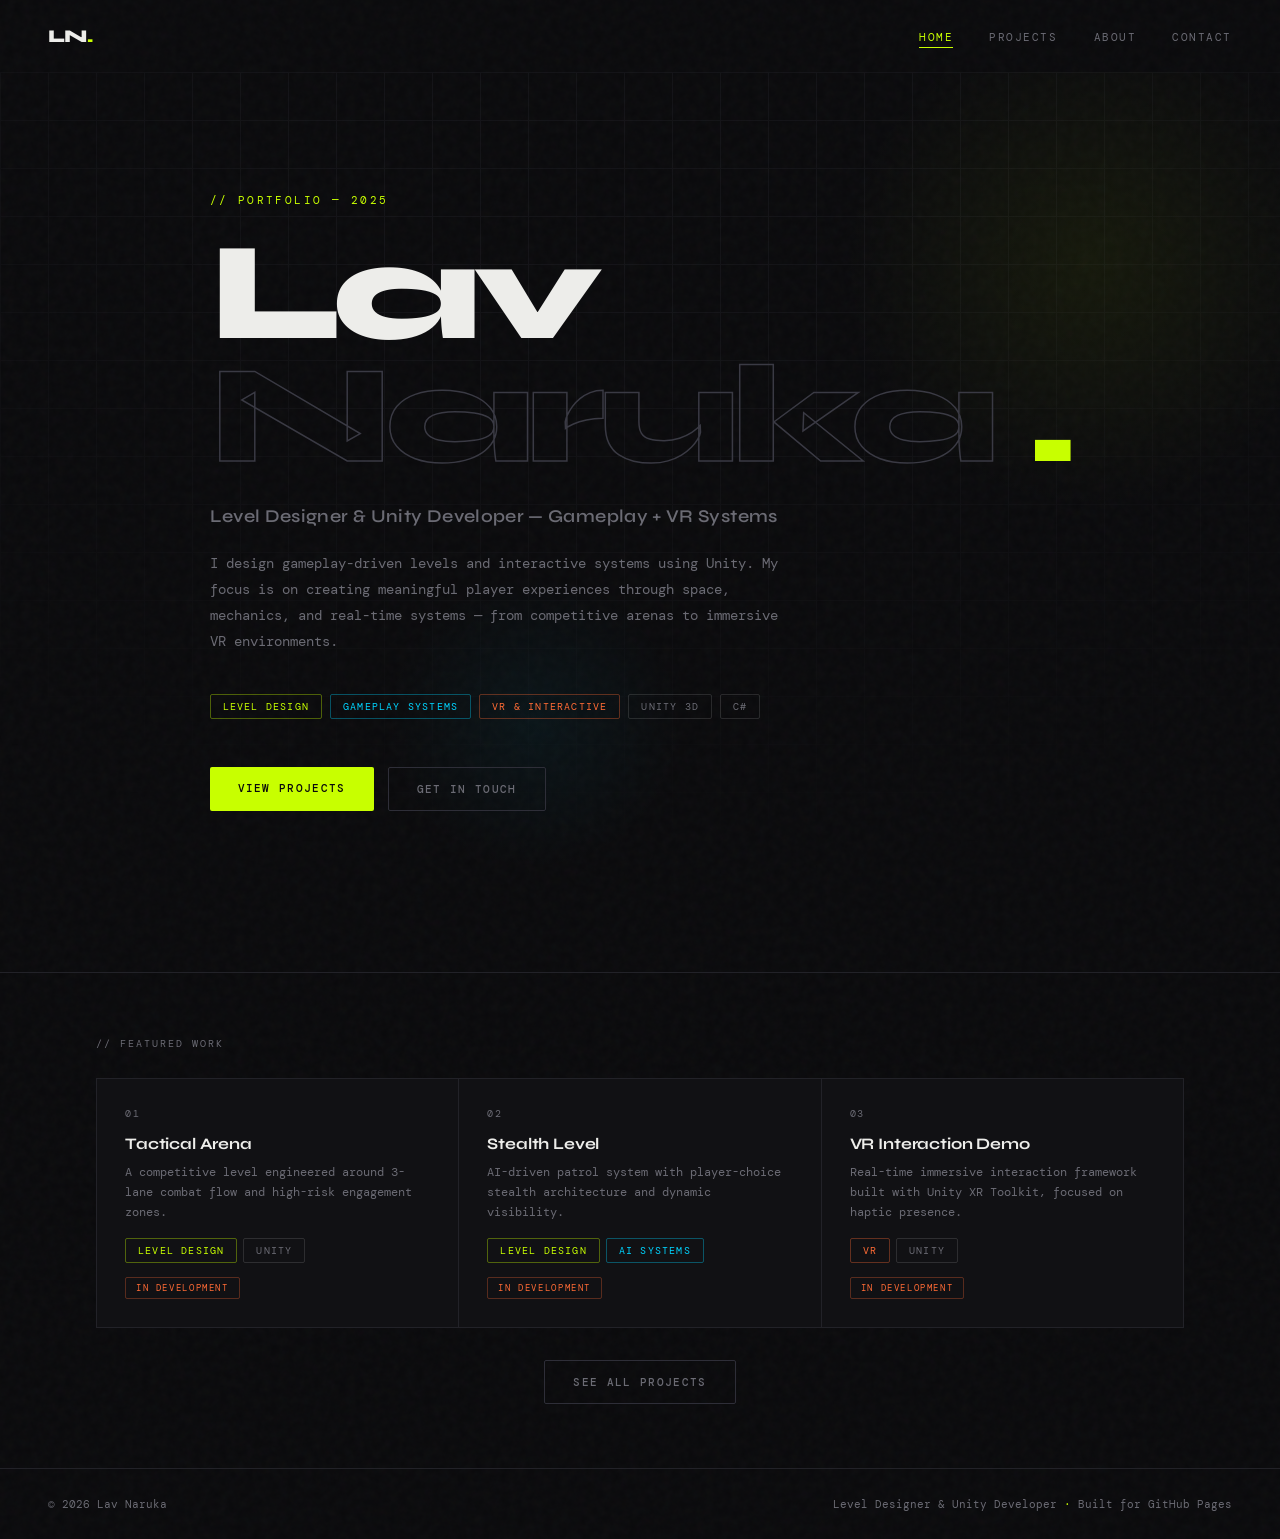
<file: index.html>
<!DOCTYPE html>
<html lang="en">
<head>
  <!-- ============================================================
    index.html — HOME PAGE
    Lav Naruka Portfolio
    ============================================================ -->
  <meta charset="UTF-8" />
  <meta name="viewport" content="width=device-width, initial-scale=1.0" />

  <!-- SEO Meta Tags — update these before going live -->
  <title>Lav Naruka — Level Designer & Unity Developer</title>
  <meta name="description"
        content="Portfolio of Lav Naruka — Level Designer & Unity Developer specialising in Gameplay Systems and VR/Interactive Experiences." />
  <meta name="author" content="Lav Naruka" />

  <!-- Open Graph (for link previews on LinkedIn, Discord, etc.) -->
  <meta property="og:title"       content="Lav Naruka — Level Designer & Unity Developer" />
  <meta property="og:description" content="Game dev portfolio — Level Design, Gameplay Systems, VR." />
  <meta property="og:type"        content="website" />
  <!-- og:url and og:image → add once the site is live -->

  <!-- Fonts — loaded from Google Fonts CDN -->
  <link rel="preconnect" href="https://fonts.googleapis.com" />
  <link rel="preconnect" href="https://fonts.gstatic.com" crossorigin />
  <link href="https://fonts.googleapis.com/css2?family=Syne:wght@400;600;700;800&family=DM+Mono:ital,wght@0,300;0,400;0,500;1,300&display=swap"
        rel="stylesheet" />

  <!-- Main Stylesheet -->
  <link rel="stylesheet" href="css/styles.css" />
</head>
<body>

  <!-- ── NAVIGATION ──────────────────────────────────────────── -->
  <!--
    This nav block is IDENTICAL across all pages.
    If you add a new page, copy-paste this nav and update the links.
  -->
  <header class="navbar" role="banner">
    <!-- Logo / Brand -->
    <a href="index.html" class="nav-logo" aria-label="Lav Naruka Home">
      LN<span class="dot">.</span>
    </a>

    <!-- Desktop nav links -->
    <nav aria-label="Main navigation">
      <ul class="nav-links">
        <li><a href="index.html">Home</a></li>
        <li><a href="projects.html">Projects</a></li>
        <li><a href="about.html">About</a></li>
        <li><a href="contact.html">Contact</a></li>
      </ul>
    </nav>

    <!-- Hamburger toggle — visible on mobile -->
    <button class="nav-toggle" aria-label="Toggle navigation" aria-expanded="false">
      <span></span>
      <span></span>
      <span></span>
    </button>
  </header>
  <!-- ── END NAVIGATION ────────────────────────────────────────── -->


  <!-- ── MAIN CONTENT ────────────────────────────────────────── -->
  <main class="page-wrapper">

    <!-- ── HERO SECTION ────────────────────────────────────── -->
    <section class="hero grid-bg" aria-label="Hero introduction">

      <!-- Decorative glow blobs (CSS handles their look) -->
      <div class="hero-glow-1" aria-hidden="true"></div>
      <div class="hero-glow-2" aria-hidden="true"></div>

      <div class="container">
        <!-- Eyebrow label above the name -->
        <p class="hero-eyebrow">// Portfolio — 2025</p>

        <!-- YOUR NAME — big, full display treatment -->
        <h1 class="hero-name">
          Lav<br>
          <!-- 'outline' = hollow stroke text — visual contrast trick -->
          <span class="outline">Naruka</span>
          <!-- The accent dot at the end — a design signature -->
          <span class="accent">.</span>
        </h1>

        <!-- Title / Role -->
        <p class="hero-title">
          Level Designer &amp; Unity Developer — Gameplay + VR Systems
        </p>

        <!-- Short bio / value proposition -->
        <p class="hero-desc">
          I design gameplay-driven levels and interactive systems using Unity.
          My focus is on creating meaningful player experiences through space,
          mechanics, and real-time systems — from competitive arenas to
          immersive VR environments.
        </p>

        <!-- Focus Area Tags -->
        <div class="hero-tags">
          <span class="tag tag-ld">Level Design</span>
          <span class="tag tag-sys">Gameplay Systems</span>
          <span class="tag tag-vr">VR &amp; Interactive</span>
          <span class="tag tag-unity">Unity 3D</span>
          <span class="tag tag-unity">C#</span>
        </div>

        <!-- Call-to-Action Buttons -->
        <div class="hero-cta">
          <a href="projects.html" class="btn btn-primary">View Projects</a>
          <a href="contact.html"  class="btn btn-outline">Get In Touch</a>
        </div>
      </div>
    </section>
    <!-- ── END HERO ─────────────────────────────────────────── -->


    <!-- ── FEATURED WORK SECTION ────────────────────────────── -->
    <!--
      This section shows 3 project cards as a preview.
      When your real projects are ready:
        1. Update the titles and descriptions
        2. Change the .badge from 'badge-wip' to 'badge-live'
        3. Link the card to the real project detail page or itch.io
    -->
    <section class="featured-section fade-up" aria-label="Featured projects">
      <div class="container">
        <p class="featured-label">// Featured Work</p>

        <div class="featured-grid">

          <!-- FEATURED CARD 1 — Tactical Arena -->
          <div class="featured-card">
            <p class="featured-num">01</p>
            <h3 class="featured-title">Tactical Arena</h3>
            <p class="featured-sub">
              A competitive level engineered around 3-lane combat flow and
              high-risk engagement zones.
            </p>
            <!-- Tag row -->
            <div style="display:flex; gap:6px; flex-wrap:wrap; margin-top:14px;">
              <span class="tag tag-ld">Level Design</span>
              <span class="tag tag-unity">Unity</span>
            </div>
            <span class="badge badge-wip" style="margin-top:14px;">In Development</span>
          </div>

          <!-- FEATURED CARD 2 — Stealth Level -->
          <div class="featured-card">
            <p class="featured-num">02</p>
            <h3 class="featured-title">Stealth Level</h3>
            <p class="featured-sub">
              AI-driven patrol system with player-choice stealth architecture
              and dynamic visibility.
            </p>
            <div style="display:flex; gap:6px; flex-wrap:wrap; margin-top:14px;">
              <span class="tag tag-ld">Level Design</span>
              <span class="tag tag-sys">AI Systems</span>
            </div>
            <span class="badge badge-wip" style="margin-top:14px;">In Development</span>
          </div>

          <!-- FEATURED CARD 3 — VR Demo -->
          <div class="featured-card">
            <p class="featured-num">03</p>
            <h3 class="featured-title">VR Interaction Demo</h3>
            <p class="featured-sub">
              Real-time immersive interaction framework built with Unity
              XR Toolkit, focused on haptic presence.
            </p>
            <div style="display:flex; gap:6px; flex-wrap:wrap; margin-top:14px;">
              <span class="tag tag-vr">VR</span>
              <span class="tag tag-unity">Unity</span>
            </div>
            <span class="badge badge-wip" style="margin-top:14px;">In Development</span>
          </div>

        </div><!-- end .featured-grid -->

        <!-- Link to full projects page -->
        <div style="margin-top:32px; text-align:center;">
          <a href="projects.html" class="btn btn-outline">
            See All Projects
          </a>
        </div>

      </div>
    </section>
    <!-- ── END FEATURED WORK ─────────────────────────────────── -->

  </main>
  <!-- ── END MAIN CONTENT ─────────────────────────────────────── -->


  <!-- ── FOOTER ────────────────────────────────────────────── -->
  <footer class="footer" role="contentinfo">
    <span class="footer-left">
      &copy; <span id="footer-year"></span> Lav Naruka
    </span>
    <span class="footer-right">
      Level Designer &amp; Unity Developer <span>·</span> Built for GitHub Pages
    </span>
  </footer>
  <!-- ── END FOOTER ─────────────────────────────────────────── -->


  <!-- ── SCRIPTS ────────────────────────────────────────────── -->
  <!-- Always load JS at the end of body for best performance -->
  <script src="js/script.js"></script>

</body>
</html>
</file>
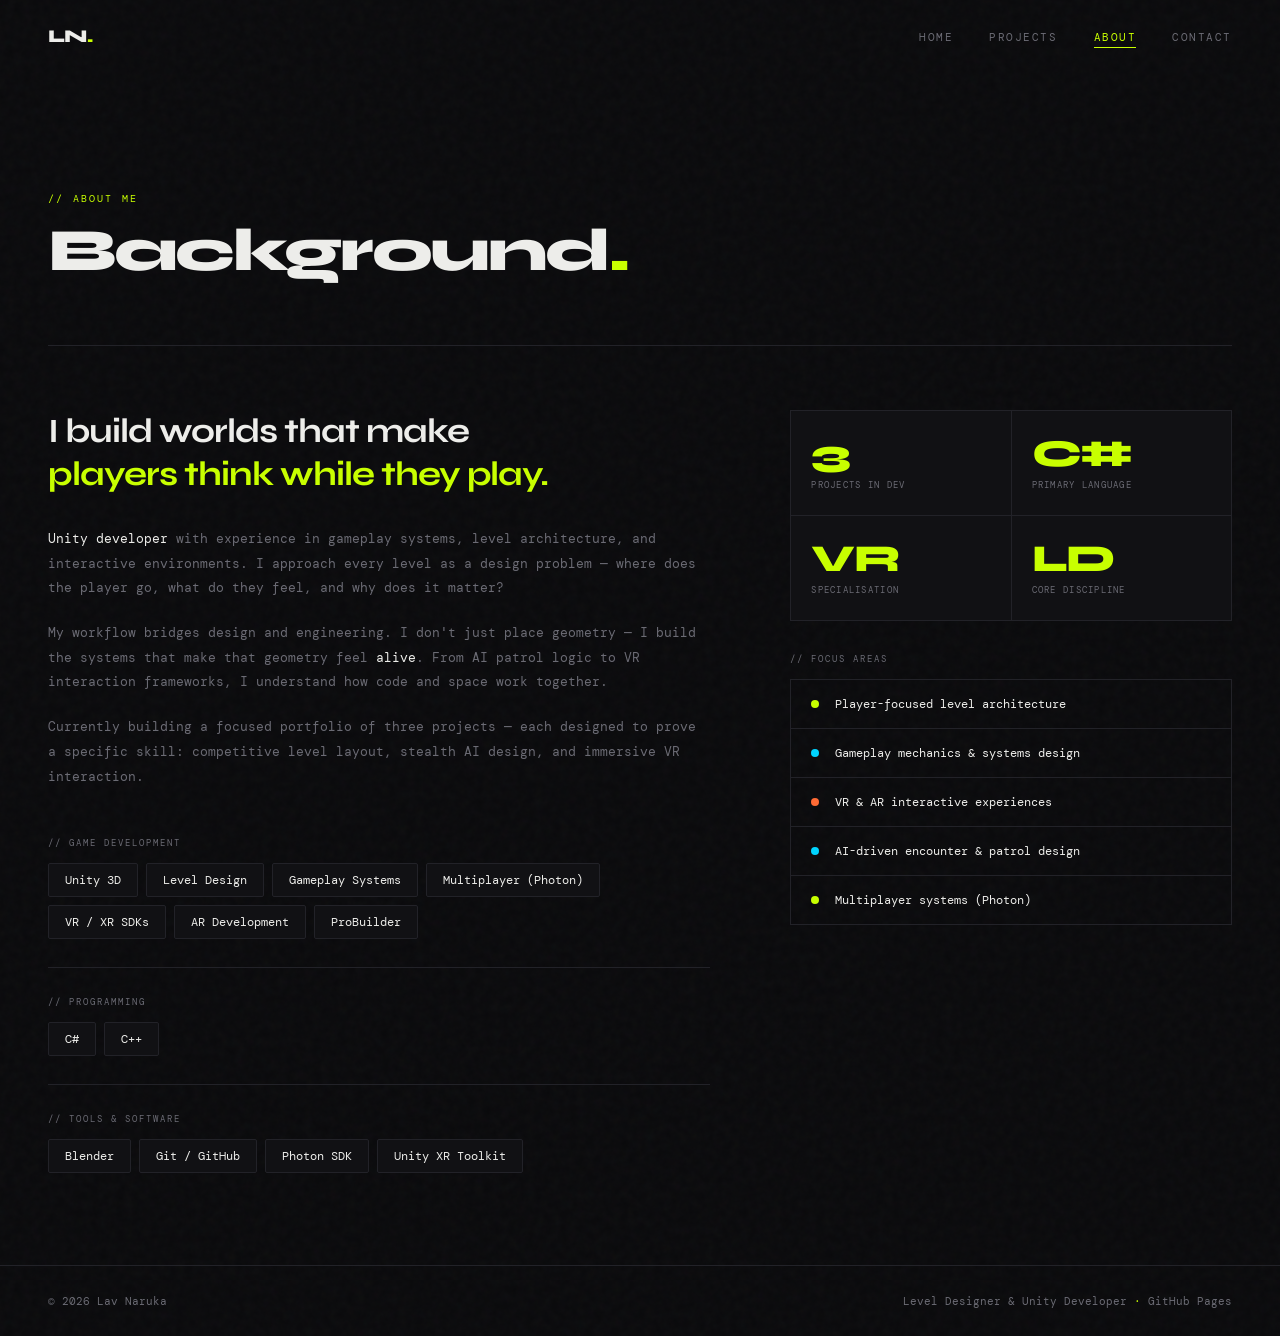
<file: about.html>
<!DOCTYPE html>
<html lang="en">
<head>
  <!-- ============================================================
    about.html — ABOUT PAGE
    Lav Naruka Portfolio
    ============================================================ -->
  <meta charset="UTF-8" />
  <meta name="viewport" content="width=device-width, initial-scale=1.0" />
  <title>About — Lav Naruka</title>
  <meta name="description"
        content="About Lav Naruka — Unity developer and level designer focused on gameplay systems and VR experiences." />

  <link rel="preconnect" href="https://fonts.googleapis.com" />
  <link rel="preconnect" href="https://fonts.gstatic.com" crossorigin />
  <link href="https://fonts.googleapis.com/css2?family=Syne:wght@400;600;700;800&family=DM+Mono:ital,wght@0,300;0,400;0,500;1,300&display=swap"
        rel="stylesheet" />
  <link rel="stylesheet" href="css/styles.css" />
</head>
<body>

  <!-- ── NAVIGATION ──────────────────────────────────────────── -->
  <header class="navbar" role="banner">
    <a href="index.html" class="nav-logo">LN<span class="dot">.</span></a>
    <nav aria-label="Main navigation">
      <ul class="nav-links">
        <li><a href="index.html">Home</a></li>
        <li><a href="projects.html">Projects</a></li>
        <li><a href="about.html">About</a></li>
        <li><a href="contact.html">Contact</a></li>
      </ul>
    </nav>
    <button class="nav-toggle" aria-label="Toggle navigation">
      <span></span><span></span><span></span>
    </button>
  </header>

  <main class="page-wrapper">
    <div class="about-page">

      <!-- ── PAGE HEADER ─────────────────────────────────── -->
      <p class="eyebrow">// About Me</p>
      <h1 class="section-title">Background<span>.</span></h1>

      <div class="divider"></div>

      <!-- ── MAIN TWO-COLUMN LAYOUT ─────────────────────── -->
      <div class="about-layout">

        <!-- LEFT COLUMN — bio + skills -->
        <div class="about-left">

          <!-- Designer-voice headline -->
          <p class="about-big-quote fade-up">
            I build worlds that make<br>
            <em>players think while they play.</em>
          </p>

          <!--
            BIO PARAGRAPHS
            ───────────────
            Write in first person. Focus on:
            - What you specialise in
            - How you approach design problems
            - Where you're headed

            Avoid: listing tools here (that's what the skills section is for)
            Do:    talk about your design philosophy and thinking process
          -->
          <p class="about-text fade-up" style="transition-delay:0.05s">
            <strong>Unity developer</strong> with experience in gameplay systems,
            level architecture, and interactive environments. I approach every
            level as a design problem — where does the player go, what do they
            feel, and why does it matter?
          </p>

          <p class="about-text fade-up" style="transition-delay:0.1s">
            My workflow bridges design and engineering. I don't just place geometry —
            I build the systems that make that geometry feel <strong>alive</strong>.
            From AI patrol logic to VR interaction frameworks, I understand how
            code and space work together.
          </p>

          <p class="about-text fade-up" style="transition-delay:0.15s">
            Currently building a focused portfolio of three projects — each designed
            to prove a specific skill: competitive level layout, stealth AI design,
            and immersive VR interaction.
          </p>

          <!-- ── SKILLS ─────────────────────────────────── -->
          <!--
            HOW TO UPDATE SKILLS:
            Simply add or remove a <span class="skill-chip"> element.
            Group them under the correct .skills-group label.
          -->
          <div class="skills-block fade-up" style="transition-delay:0.2s">

            <div class="skills-group">
              <p class="skills-group-label">// Game Development</p>
              <div class="skills-list">
                <span class="skill-chip">Unity 3D</span>
                <span class="skill-chip">Level Design</span>
                <span class="skill-chip">Gameplay Systems</span>
                <span class="skill-chip">Multiplayer (Photon)</span>
                <span class="skill-chip">VR / XR SDKs</span>
                <span class="skill-chip">AR Development</span>
                <span class="skill-chip">ProBuilder</span>
              </div>
            </div>

            <div class="skills-group">
              <p class="skills-group-label">// Programming</p>
              <div class="skills-list">
                <span class="skill-chip">C#</span>
                <span class="skill-chip">C++</span>
              </div>
            </div>

            <div class="skills-group">
              <p class="skills-group-label">// Tools &amp; Software</p>
              <div class="skills-list">
                <span class="skill-chip">Blender</span>
                <span class="skill-chip">Git / GitHub</span>
                <span class="skill-chip">Photon SDK</span>
                <span class="skill-chip">Unity XR Toolkit</span>
              </div>
            </div>

          </div><!-- end .skills-block -->

        </div><!-- end .about-left -->


        <!-- RIGHT COLUMN — stats + focus areas -->
        <div class="about-sidebar fade-up" style="transition-delay:0.1s">

          <!--
            STAT GRID
            ──────────
            Update these numbers as your portfolio grows.
            e.g. projects shipped, years of study, etc.
          -->
          <div class="stat-grid">
            <div class="stat-cell">
              <div class="stat-number">3</div>
              <div class="stat-label">Projects in Dev</div>
            </div>
            <div class="stat-cell">
              <div class="stat-number">C#</div>
              <div class="stat-label">Primary Language</div>
            </div>
            <div class="stat-cell">
              <div class="stat-number">VR</div>
              <div class="stat-label">Specialisation</div>
            </div>
            <div class="stat-cell">
              <div class="stat-number">LD</div>
              <div class="stat-label">Core Discipline</div>
            </div>
          </div>

          <!-- Focus Areas List -->
          <p class="skills-group-label" style="margin-bottom:14px;">// Focus Areas</p>
          <div class="focus-list">
            <div class="focus-item">
              <span class="focus-dot dot-green" aria-hidden="true"></span>
              <span>Player-focused level architecture</span>
            </div>
            <div class="focus-item">
              <span class="focus-dot dot-blue" aria-hidden="true"></span>
              <span>Gameplay mechanics &amp; systems design</span>
            </div>
            <div class="focus-item">
              <span class="focus-dot dot-orange" aria-hidden="true"></span>
              <span>VR &amp; AR interactive experiences</span>
            </div>
            <div class="focus-item">
              <span class="focus-dot dot-blue" aria-hidden="true"></span>
              <span>AI-driven encounter &amp; patrol design</span>
            </div>
            <div class="focus-item">
              <span class="focus-dot dot-green" aria-hidden="true"></span>
              <span>Multiplayer systems (Photon)</span>
            </div>
          </div>

          <!--
            PROFILE PHOTO
            ──────────────
            When you have a photo:
            1. Place it in:  assets/images/profile.jpg
            2. Uncomment the block below and delete this comment.

            <div style="margin-top:28px; border:1px solid var(--border); overflow:hidden;">
              <img src="assets/images/profile.jpg"
                   alt="Lav Naruka"
                   style="width:100%; display:block; filter:grayscale(20%);" />
            </div>
          -->

          <!-- Resume / CV Download -->
          <!--
            When your resume is ready:
            1. Place PDF in: assets/Lav-Naruka-Resume.pdf
            2. Uncomment the block below.

            <div style="margin-top:28px;">
              <a href="assets/Lav-Naruka-Resume.pdf"
                 class="btn btn-outline"
                 download
                 style="display:block; text-align:center;">
                Download Resume ↓
              </a>
            </div>
          -->

        </div><!-- end .about-sidebar -->

      </div><!-- end .about-layout -->

    </div><!-- end .about-page -->
  </main>

  <footer class="footer">
    <span class="footer-left">&copy; <span id="footer-year"></span> Lav Naruka</span>
    <span class="footer-right">Level Designer &amp; Unity Developer <span>·</span> GitHub Pages</span>
  </footer>

  <script src="js/script.js"></script>
</body>
</html>
</file>
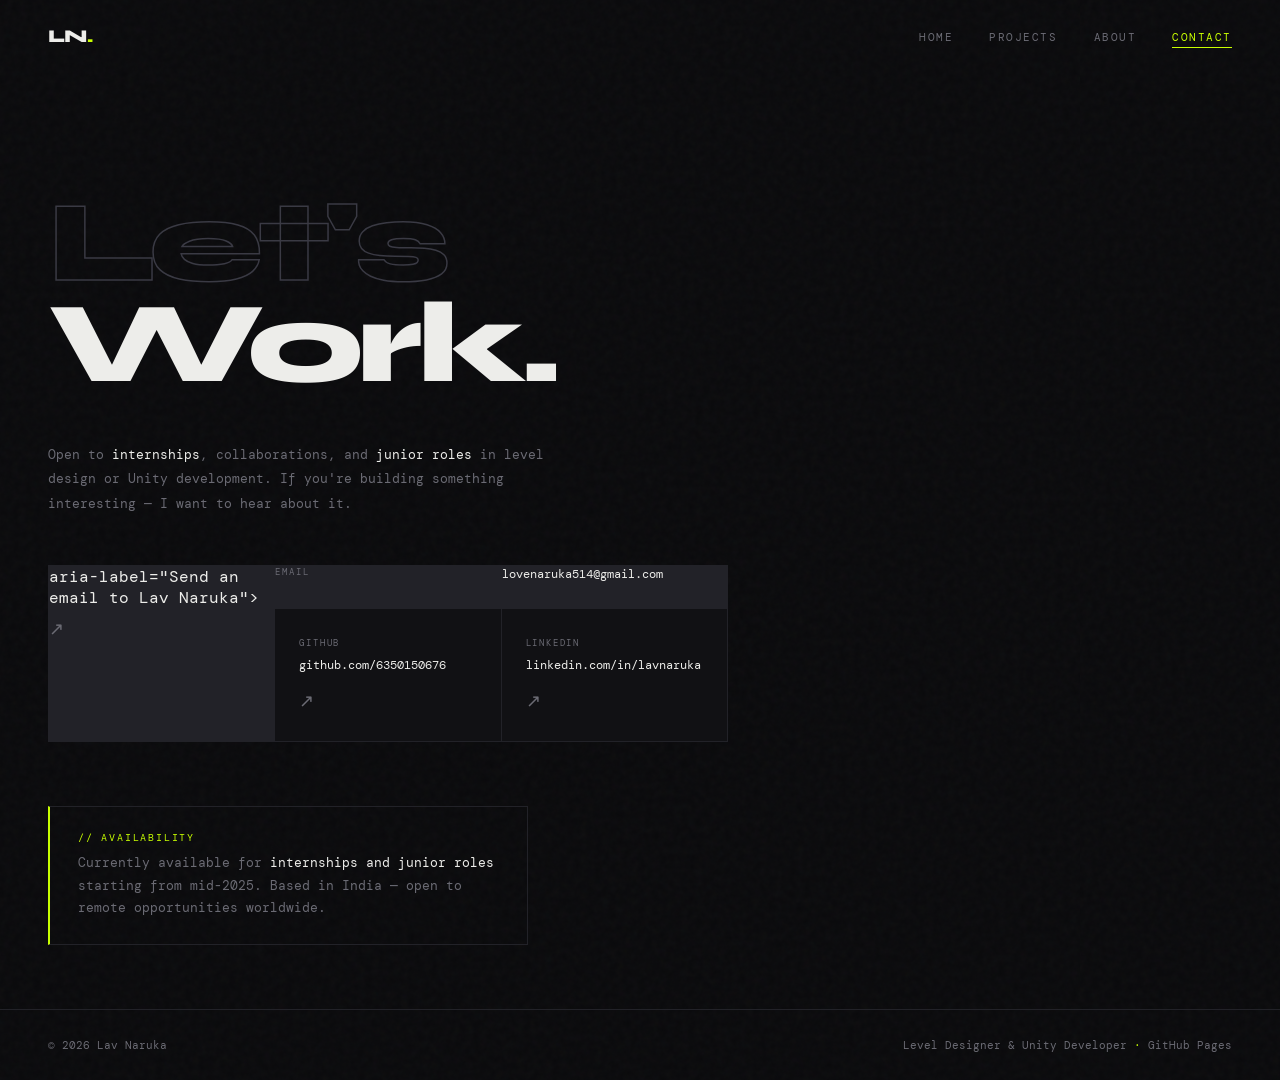
<file: contact.html>
<!DOCTYPE html>
<html lang="en">
<head>
  <!-- ============================================================
    contact.html — CONTACT PAGE
    Lav Naruka Portfolio
    ============================================================ -->
  <meta charset="UTF-8" />
  <meta name="viewport" content="width=device-width, initial-scale=1.0" />
  <title>Contact — Lav Naruka</title>
  <meta name="description"
        content="Get in touch with Lav Naruka — open to internships, collaborations, and junior roles in level design and Unity development." />

  <link rel="preconnect" href="https://fonts.googleapis.com" />
  <link rel="preconnect" href="https://fonts.gstatic.com" crossorigin />
  <link href="https://fonts.googleapis.com/css2?family=Syne:wght@400;600;700;800&family=DM+Mono:ital,wght@0,300;0,400;0,500;1,300&display=swap"
        rel="stylesheet" />
  <link rel="stylesheet" href="css/styles.css" />
</head>
<body>

  <!-- ── NAVIGATION ──────────────────────────────────────────── -->
  <header class="navbar" role="banner">
    <a href="index.html" class="nav-logo">LN<span class="dot">.</span></a>
    <nav aria-label="Main navigation">
      <ul class="nav-links">
        <li><a href="index.html">Home</a></li>
        <li><a href="projects.html">Projects</a></li>
        <li><a href="about.html">About</a></li>
        <li><a href="contact.html">Contact</a></li>
      </ul>
    </nav>
    <button class="nav-toggle" aria-label="Toggle navigation">
      <span></span><span></span><span></span>
    </button>
  </header>

  <main class="page-wrapper">
    <div class="contact-page">

      <!-- ── BIG TYPOGRAPHIC HEADING ──────────────────────── -->
      <!--
        This is a typographic design element — two lines,
        one in outline style, one solid.
        It creates visual impact without an image.
      -->
      <h1 class="contact-hero-text fade-up">
        Let's<br>
        <span class="solid">Work.</span>
      </h1>

      <!-- ── INTRO TEXT ──────────────────────────────────── -->
      <p class="contact-intro fade-up" style="transition-delay:0.1s">
        Open to <strong>internships</strong>, collaborations, and
        <strong>junior roles</strong> in level design or Unity development.
        If you're building something interesting — I want to hear about it.
      </p>

      <!-- ── CONTACT CARDS ───────────────────────────────── -->
      <!--
        UPDATE THESE BEFORE GOING LIVE:
        1. Email: Replace "your@email.com" with your real email
        2. GitHub: Replace the URL with your real GitHub profile
        3. LinkedIn: Replace the URL with your real LinkedIn URL

        Each card opens in a new tab (target="_blank").
        The email card uses mailto: to open the user's email app.
      -->
      <div class="contact-grid fade-up" style="transition-delay:0.2s">

        <!-- EMAIL -->


           aria-label="Send an email to Lav Naruka">
          <span class="contact-card-label">Email</span>
          <span class="contact-card-value">lovenaruka514@gmail.com</span>
          <span class="contact-card-arrow" aria-hidden="true">↗</span>
        </a>

        <!-- GITHUB -->
        <a href="https://github.com/6350150676"
           class="contact-card c-github"
           target="_blank"
           rel="noopener noreferrer"
           aria-label="Visit Lav Naruka's GitHub profile">
          <span class="contact-card-label">GitHub</span>
          <!-- UPDATE: replace with your real GitHub username -->
          <span class="contact-card-value">github.com/6350150676</span>
          <span class="contact-card-arrow" aria-hidden="true">↗</span>
        </a>

        <!-- LINKEDIN -->
        <a href="https://linkedin.com/in/lavnaruka"
           class="contact-card c-linkedin"
           target="_blank"
           rel="noopener noreferrer"
           aria-label="Visit Lav Naruka's LinkedIn profile">
          <span class="contact-card-label">LinkedIn</span>
          <!-- UPDATE: replace with your real LinkedIn profile URL -->
          <span class="contact-card-value">linkedin.com/in/lavnaruka</span>
          <span class="contact-card-arrow" aria-hidden="true">↗</span>
        </a>

      </div><!-- end .contact-grid -->


      <!-- ── OPTIONAL: ITCH.IO LINK ──────────────────────── -->
      <!--
        When you have games live on itch.io, uncomment this:

        <div style="margin-top:32px;" class="fade-up">
          <p style="font-size:11px; color:var(--muted); letter-spacing:0.15em;
                    text-transform:uppercase; margin-bottom:14px;">
            // Play my games
          </p>
          <a href="https://yourusername.itch.io"
             target="_blank"
             rel="noopener noreferrer"
             class="btn btn-outline">
            View on itch.io ↗
          </a>
        </div>
      -->


      <!-- ── AVAILABILITY NOTE ──────────────────────────── -->
      <!--
        Update this text to reflect your actual availability.
        Delete it if you don't want to show this.
      -->
      <div class="fade-up" style="
        margin-top: 64px;
        padding: 24px 28px;
        border: 1px solid var(--border);
        border-left: 2px solid var(--accent);
        max-width: 480px;
        transition-delay: 0.3s;
      ">
        <p style="font-size:10px; letter-spacing:0.18em; text-transform:uppercase;
                  color:var(--accent); margin-bottom:8px;">
          // Availability
        </p>
        <p style="font-size:13px; color:var(--muted); line-height:1.75;">
          Currently available for <strong style="color:var(--text); font-weight:400;">
          internships and junior roles</strong> starting from mid-2025.
          Based in India — open to remote opportunities worldwide.
        </p>
      </div>

    </div><!-- end .contact-page -->
  </main>

  <footer class="footer">
    <span class="footer-left">&copy; <span id="footer-year"></span> Lav Naruka</span>
    <span class="footer-right">Level Designer &amp; Unity Developer <span>·</span> GitHub Pages</span>
  </footer>

  <script src="js/script.js"></script>
</body>
</html>
</file>
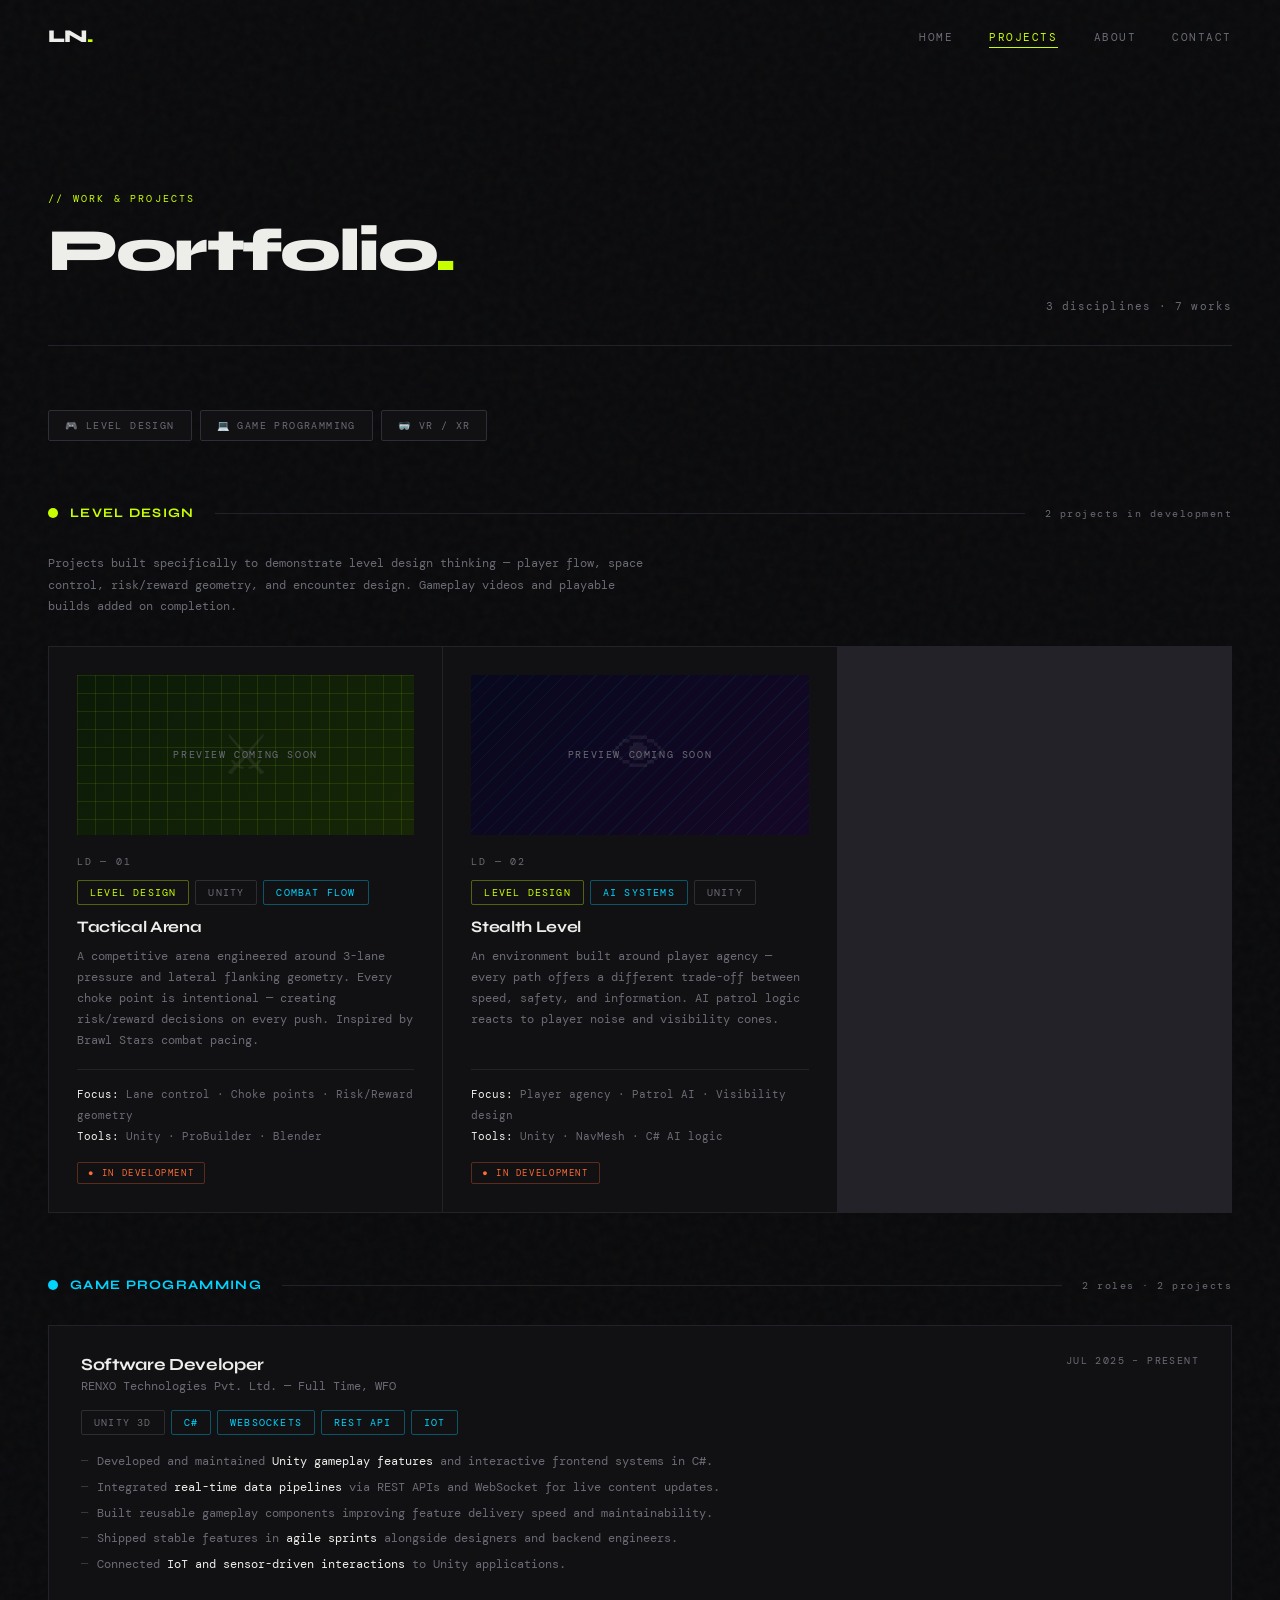
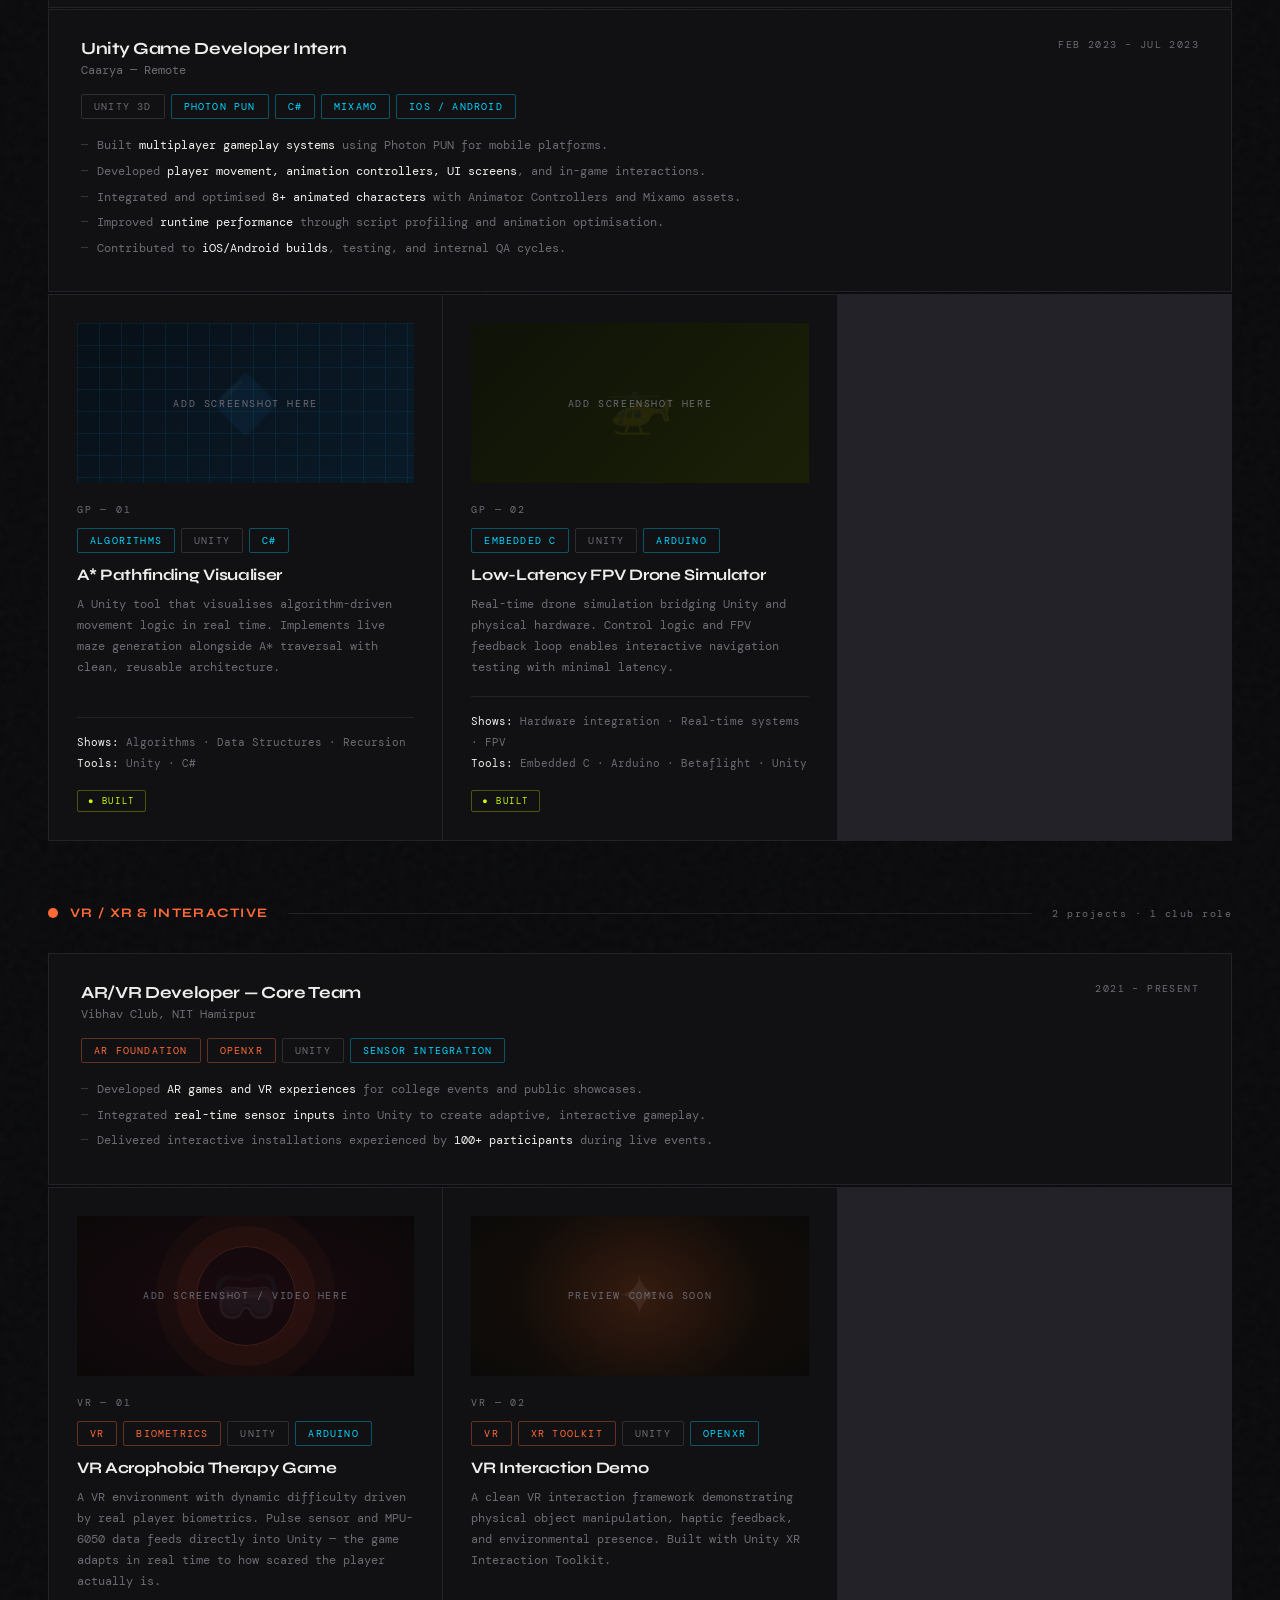
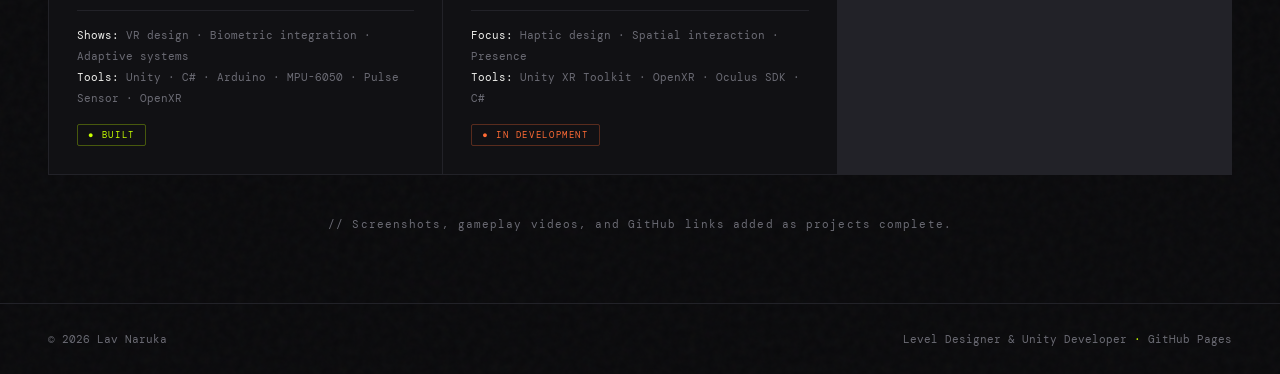
<file: projects.html>
<!DOCTYPE html>
<html lang="en">
<head>
  <meta charset="UTF-8" />
  <meta name="viewport" content="width=device-width, initial-scale=1.0" />
  <title>Projects — Lav Naruka</title>
  <meta name="description" content="Portfolio of Lav Naruka — Level Design, Game Programming, and VR/XR projects." />
  <link rel="preconnect" href="https://fonts.googleapis.com" />
  <link rel="preconnect" href="https://fonts.gstatic.com" crossorigin />
  <link href="https://fonts.googleapis.com/css2?family=Syne:wght@400;600;700;800&family=DM+Mono:ital,wght@0,300;0,400;0,500;1,300&display=swap" rel="stylesheet" />
  <link rel="stylesheet" href="css/styles.css" />
  <style>
    .section-divider {
      display: flex; align-items: center; gap: 20px;
      margin: 64px 0 32px;
    }
    .section-divider-label {
      display: flex; align-items: center; gap: 12px; white-space: nowrap; flex-shrink: 0;
    }
    .section-divider-dot { width: 10px; height: 10px; border-radius: 50%; flex-shrink: 0; }
    .section-divider-title { font-family: 'Syne', sans-serif; font-size: 13px; font-weight: 700; letter-spacing: 0.1em; text-transform: uppercase; }
    .section-divider-line { flex: 1; height: 1px; background: var(--border); }
    .section-divider-count { font-size: 10px; letter-spacing: 0.15em; color: var(--muted); white-space: nowrap; flex-shrink: 0; }
    .dot-ld { background: var(--accent); }
    .dot-gp { background: var(--accent2); }
    .dot-vr { background: var(--accent3); }
    .title-ld { color: var(--accent); }
    .title-gp { color: var(--accent2); }
    .title-vr { color: var(--accent3); }

    /* Experience cards (jobs) */
    .exp-card {
      background: var(--surface); border: 1px solid var(--border);
      padding: 28px 32px; margin-bottom: 1px;
      transition: background 0.2s;
    }
    .exp-card:hover { background: var(--surface2); }
    .exp-card-header {
      display: flex; justify-content: space-between; align-items: flex-start;
      flex-wrap: wrap; gap: 8px; margin-bottom: 16px;
    }
    .exp-role { font-family: 'Syne', sans-serif; font-size: 17px; font-weight: 700; letter-spacing: -0.02em; }
    .exp-company { font-size: 12px; color: var(--muted); margin-top: 3px; }
    .exp-date { font-size: 10px; letter-spacing: 0.14em; color: var(--muted); text-transform: uppercase; white-space: nowrap; }
    .exp-bullets { list-style: none; padding: 0; }
    .exp-bullets li {
      font-size: 12px; line-height: 1.8; color: var(--muted);
      padding-left: 16px; position: relative; margin-bottom: 4px;
    }
    .exp-bullets li::before { content: '—'; position: absolute; left: 0; color: var(--muted2); }
    .exp-bullets li strong { color: var(--text); font-weight: 400; }

    /* Project mini-cards */
    .mini-grid {
      display: grid; grid-template-columns: repeat(auto-fill, minmax(340px, 1fr));
      gap: 1px; background: var(--border); border: 1px solid var(--border); margin-bottom: 2px;
    }
    .mini-card {
      background: var(--surface); padding: 28px;
      display: flex; flex-direction: column;
      transition: background 0.2s; position: relative; overflow: hidden;
    }
    .mini-card:hover { background: var(--surface2); }
    .mini-card::before {
      content: ''; position: absolute; top: 0; left: 0; right: 0; height: 2px;
      transform: scaleX(0); transition: transform 0.3s; transform-origin: left;
    }
    .ld-card::before { background: var(--accent); }
    .gp-card::before { background: var(--accent2); }
    .vr-card::before { background: var(--accent3); }
    .mini-card:hover::before { transform: scaleX(1); }

    .mini-card-num { font-size: 10px; color: var(--muted); letter-spacing: 0.18em; margin-bottom: 12px; }
    .mini-card-title { font-family: 'Syne', sans-serif; font-size: 16px; font-weight: 700; letter-spacing: -0.02em; margin-bottom: 10px; }
    .mini-card-desc { font-size: 12px; line-height: 1.75; color: var(--muted); flex: 1; margin-bottom: 18px; }
    .mini-card-meta { font-size: 11px; color: var(--muted); line-height: 1.9; padding-top: 14px; border-top: 1px solid var(--border); margin-bottom: 16px; }
    .mini-card-meta strong { color: var(--text); font-weight: 400; }
    .mini-card-footer { display: flex; align-items: center; justify-content: space-between; }

    /* Thumbnails */
    .mini-thumb {
      width: 100%; height: 160px; margin-bottom: 20px;
      position: relative; overflow: hidden;
      display: flex; align-items: center; justify-content: center;
    }
    .mini-thumb .thumb-icon { font-size: 56px; opacity: 0.07; position: absolute; }
    .mini-thumb .thumb-label { font-size: 10px; letter-spacing: 0.16em; text-transform: uppercase; color: var(--muted); z-index: 1; }

    .t-arena   { background: linear-gradient(135deg,#0b1a08,#162606); }
    .t-stealth { background: linear-gradient(135deg,#08081e,#150826); }
    .t-astar   { background: linear-gradient(135deg,#081018,#0a1a28); }
    .t-drone   { background: linear-gradient(135deg,#0e1208,#1a2006); }
    .t-vr      { background: radial-gradient(ellipse at center,#1a0a10,#0b0808); }
    .t-ar      { background: radial-gradient(ellipse at center,#1a100a,#0b0a08); }

    .t-arena::before   { content:'';position:absolute;inset:0;background-image:linear-gradient(rgba(200,255,0,.1) 1px,transparent 1px),linear-gradient(90deg,rgba(200,255,0,.1) 1px,transparent 1px);background-size:18px 18px; }
    .t-stealth::before { content:'';position:absolute;inset:0;background:repeating-linear-gradient(-45deg,transparent,transparent 10px,rgba(0,212,255,.06) 10px,rgba(0,212,255,.06) 11px); }
    .t-astar::before   { content:'';position:absolute;inset:0;background-image:linear-gradient(rgba(0,212,255,.08) 1px,transparent 1px),linear-gradient(90deg,rgba(0,212,255,.08) 1px,transparent 1px);background-size:22px 22px; }
    .t-vr::before      { content:'';position:absolute;width:100px;height:100px;border-radius:50%;border:1px solid rgba(255,107,53,.2);box-shadow:0 0 0 20px rgba(255,107,53,.05),0 0 0 40px rgba(255,107,53,.03);top:50%;left:50%;transform:translate(-50%,-50%); }
    .t-ar::before      { content:'';position:absolute;inset:0;background:radial-gradient(circle at center,rgba(255,107,53,.12) 0%,transparent 65%); }

    @media(max-width:768px){
      .mini-grid { grid-template-columns: 1fr; }
      .exp-card  { padding: 20px; }
    }
  </style>
</head>
<body>

  <header class="navbar" role="banner">
    <a href="index.html" class="nav-logo">LN<span class="dot">.</span></a>
    <nav aria-label="Main navigation">
      <ul class="nav-links">
        <li><a href="index.html">Home</a></li>
        <li><a href="projects.html">Projects</a></li>
        <li><a href="about.html">About</a></li>
        <li><a href="contact.html">Contact</a></li>
      </ul>
    </nav>
    <button class="nav-toggle" aria-label="Toggle navigation">
      <span></span><span></span><span></span>
    </button>
  </header>

  <main class="page-wrapper">
    <div class="projects-page">

      <!-- Page header -->
      <div class="projects-header">
        <div>
          <p class="eyebrow">// Work &amp; Projects</p>
          <h1 class="section-title">Portfolio<span>.</span></h1>
        </div>
        <span class="projects-count">3 disciplines · 7 works</span>
      </div>

      <!-- Section jump links -->
      <div class="filter-row fade-up">
        <a href="#level-design"     class="filter-btn">🎮 Level Design</a>
        <a href="#game-programming" class="filter-btn">💻 Game Programming</a>
        <a href="#vr-xr"            class="filter-btn">🥽 VR / XR</a>
      </div>


      <!-- ══════════════════════════════════════════
           SECTION 1 — LEVEL DESIGN
      ══════════════════════════════════════════ -->
      <div id="level-design">
        <div class="section-divider fade-up">
          <div class="section-divider-label">
            <span class="section-divider-dot dot-ld"></span>
            <span class="section-divider-title title-ld">Level Design</span>
          </div>
          <div class="section-divider-line"></div>
          <span class="section-divider-count">2 projects in development</span>
        </div>

        <p class="fade-up" style="font-size:12px;color:var(--muted);max-width:600px;line-height:1.8;margin-bottom:28px;transition-delay:0.05s">
          Projects built specifically to demonstrate level design thinking —
          player flow, space control, risk/reward geometry, and encounter design.
          Gameplay videos and playable builds added on completion.
        </p>

        <div class="mini-grid fade-up" style="transition-delay:0.1s">

          <!-- Tactical Arena -->
          <div class="mini-card ld-card">
            <!--
              THUMBNAIL — replace later with:
              <div class="mini-thumb" style="background-image:url('assets/images/arena-thumb.jpg');
                   background-size:cover;background-position:center;"></div>
            -->
            <div class="mini-thumb t-arena">
              <span class="thumb-icon" aria-hidden="true">⚔</span>
              <span class="thumb-label">Preview Coming Soon</span>
            </div>
            <span class="mini-card-num">LD — 01</span>
            <div class="project-tags" style="margin-bottom:12px;">
              <span class="tag tag-ld">Level Design</span>
              <span class="tag tag-unity">Unity</span>
              <span class="tag tag-sys">Combat Flow</span>
            </div>
            <h2 class="mini-card-title">Tactical Arena</h2>
            <p class="mini-card-desc">
              A competitive arena engineered around 3-lane pressure and
              lateral flanking geometry. Every choke point is intentional —
              creating risk/reward decisions on every push.
              Inspired by Brawl Stars combat pacing.
            </p>
            <div class="mini-card-meta">
              <strong>Focus:</strong> Lane control · Choke points · Risk/Reward geometry<br>
              <strong>Tools:</strong> Unity · ProBuilder · Blender
            </div>
            <div class="mini-card-footer">
              <span class="badge badge-wip">● In Development</span>
            </div>
          </div>

          <!-- Stealth Level -->
          <div class="mini-card ld-card">
            <div class="mini-thumb t-stealth">
              <span class="thumb-icon" aria-hidden="true">👁</span>
              <span class="thumb-label">Preview Coming Soon</span>
            </div>
            <span class="mini-card-num">LD — 02</span>
            <div class="project-tags" style="margin-bottom:12px;">
              <span class="tag tag-ld">Level Design</span>
              <span class="tag tag-sys">AI Systems</span>
              <span class="tag tag-unity">Unity</span>
            </div>
            <h2 class="mini-card-title">Stealth Level</h2>
            <p class="mini-card-desc">
              An environment built around player agency — every path offers
              a different trade-off between speed, safety, and information.
              AI patrol logic reacts to player noise and visibility cones.
            </p>
            <div class="mini-card-meta">
              <strong>Focus:</strong> Player agency · Patrol AI · Visibility design<br>
              <strong>Tools:</strong> Unity · NavMesh · C# AI logic
            </div>
            <div class="mini-card-footer">
              <span class="badge badge-wip">● In Development</span>
            </div>
          </div>

        </div>
      </div>


      <!-- ══════════════════════════════════════════
           SECTION 2 — GAME PROGRAMMING
      ══════════════════════════════════════════ -->
      <div id="game-programming">
        <div class="section-divider fade-up">
          <div class="section-divider-label">
            <span class="section-divider-dot dot-gp"></span>
            <span class="section-divider-title title-gp">Game Programming</span>
          </div>
          <div class="section-divider-line"></div>
          <span class="section-divider-count">2 roles · 2 projects</span>
        </div>

        <!-- RENXO Technologies -->
        <div class="exp-card fade-up">
          <div class="exp-card-header">
            <div>
              <div class="exp-role">Software Developer</div>
              <div class="exp-company">RENXO Technologies Pvt. Ltd. — Full Time, WFO</div>
            </div>
            <span class="exp-date">Jul 2025 – Present</span>
          </div>
          <div class="project-tags" style="margin-bottom:16px;">
            <span class="tag tag-unity">Unity 3D</span>
            <span class="tag tag-sys">C#</span>
            <span class="tag tag-sys">WebSockets</span>
            <span class="tag tag-sys">REST API</span>
            <span class="tag tag-sys">IoT</span>
          </div>
          <ul class="exp-bullets">
            <li>Developed and maintained <strong>Unity gameplay features</strong> and interactive frontend systems in C#.</li>
            <li>Integrated <strong>real-time data pipelines</strong> via REST APIs and WebSocket for live content updates.</li>
            <li>Built reusable gameplay components improving feature delivery speed and maintainability.</li>
            <li>Shipped stable features in <strong>agile sprints</strong> alongside designers and backend engineers.</li>
            <li>Connected <strong>IoT and sensor-driven interactions</strong> to Unity applications.</li>
          </ul>
        </div>

        <!-- Caarya Intern -->
        <div class="exp-card fade-up" style="transition-delay:0.05s">
          <div class="exp-card-header">
            <div>
              <div class="exp-role">Unity Game Developer Intern</div>
              <div class="exp-company">Caarya — Remote</div>
            </div>
            <span class="exp-date">Feb 2023 – Jul 2023</span>
          </div>
          <div class="project-tags" style="margin-bottom:16px;">
            <span class="tag tag-unity">Unity 3D</span>
            <span class="tag tag-sys">Photon PUN</span>
            <span class="tag tag-sys">C#</span>
            <span class="tag tag-sys">Mixamo</span>
            <span class="tag tag-sys">iOS / Android</span>
          </div>
          <ul class="exp-bullets">
            <li>Built <strong>multiplayer gameplay systems</strong> using Photon PUN for mobile platforms.</li>
            <li>Developed <strong>player movement, animation controllers, UI screens</strong>, and in-game interactions.</li>
            <li>Integrated and optimised <strong>8+ animated characters</strong> with Animator Controllers and Mixamo assets.</li>
            <li>Improved <strong>runtime performance</strong> through script profiling and animation optimisation.</li>
            <li>Contributed to <strong>iOS/Android builds</strong>, testing, and internal QA cycles.</li>
          </ul>
        </div>

        <!-- Technical Projects -->
        <div class="mini-grid fade-up" style="margin-top:2px;transition-delay:0.1s">

          <!-- A* Visualiser -->
          <div class="mini-card gp-card">
            <div class="mini-thumb t-astar">
              <!--
                ADD SCREENSHOT:
                Replace this whole div with:
                <div class="mini-thumb" style="background-image:url('assets/images/astar-thumb.jpg');
                     background-size:cover;background-position:center;"></div>
              -->
              <span class="thumb-icon" aria-hidden="true">🔷</span>
              <span class="thumb-label">Add Screenshot Here</span>
            </div>
            <span class="mini-card-num">GP — 01</span>
            <div class="project-tags" style="margin-bottom:12px;">
              <span class="tag tag-sys">Algorithms</span>
              <span class="tag tag-unity">Unity</span>
              <span class="tag tag-sys">C#</span>
            </div>
            <h2 class="mini-card-title">A* Pathfinding Visualiser</h2>
            <p class="mini-card-desc">
              A Unity tool that visualises algorithm-driven movement logic in real time.
              Implements live maze generation alongside A* traversal
              with clean, reusable architecture.
            </p>
            <div class="mini-card-meta">
              <strong>Shows:</strong> Algorithms · Data Structures · Recursion<br>
              <strong>Tools:</strong> Unity · C#
            </div>
            <div class="mini-card-footer">
              <span class="badge badge-live">● Built</span>
              <!--
                ADD GITHUB LINK:
                <a href="https://github.com/6350150676/repo-name" target="_blank" class="project-link">
                  GitHub <span class="arrow">→</span>
                </a>
              -->
            </div>
          </div>

          <!-- FPV Drone Simulator -->
          <div class="mini-card gp-card">
            <div class="mini-thumb t-drone">
              <span class="thumb-icon" aria-hidden="true">🚁</span>
              <span class="thumb-label">Add Screenshot Here</span>
            </div>
            <span class="mini-card-num">GP — 02</span>
            <div class="project-tags" style="margin-bottom:12px;">
              <span class="tag tag-sys">Embedded C</span>
              <span class="tag tag-unity">Unity</span>
              <span class="tag tag-sys">Arduino</span>
            </div>
            <h2 class="mini-card-title">Low-Latency FPV Drone Simulator</h2>
            <p class="mini-card-desc">
              Real-time drone simulation bridging Unity and physical hardware.
              Control logic and FPV feedback loop enables interactive
              navigation testing with minimal latency.
            </p>
            <div class="mini-card-meta">
              <strong>Shows:</strong> Hardware integration · Real-time systems · FPV<br>
              <strong>Tools:</strong> Embedded C · Arduino · Betaflight · Unity
            </div>
            <div class="mini-card-footer">
              <span class="badge badge-live">● Built</span>
            </div>
          </div>

        </div>
      </div>


      <!-- ══════════════════════════════════════════
           SECTION 3 — VR / XR
      ══════════════════════════════════════════ -->
      <div id="vr-xr">
        <div class="section-divider fade-up">
          <div class="section-divider-label">
            <span class="section-divider-dot dot-vr"></span>
            <span class="section-divider-title title-vr">VR / XR &amp; Interactive</span>
          </div>
          <div class="section-divider-line"></div>
          <span class="section-divider-count">2 projects · 1 club role</span>
        </div>

        <!-- Vibhav Club -->
        <div class="exp-card fade-up">
          <div class="exp-card-header">
            <div>
              <div class="exp-role">AR/VR Developer — Core Team</div>
              <div class="exp-company">Vibhav Club, NIT Hamirpur</div>
            </div>
            <span class="exp-date">2021 – Present</span>
          </div>
          <div class="project-tags" style="margin-bottom:16px;">
            <span class="tag tag-vr">AR Foundation</span>
            <span class="tag tag-vr">OpenXR</span>
            <span class="tag tag-unity">Unity</span>
            <span class="tag tag-sys">Sensor Integration</span>
          </div>
          <ul class="exp-bullets">
            <li>Developed <strong>AR games and VR experiences</strong> for college events and public showcases.</li>
            <li>Integrated <strong>real-time sensor inputs</strong> into Unity to create adaptive, interactive gameplay.</li>
            <li>Delivered interactive installations experienced by <strong>100+ participants</strong> during live events.</li>
          </ul>
        </div>

        <div class="mini-grid fade-up" style="margin-top:2px;transition-delay:0.05s">

          <!-- VR Acrophobia — LEAD PROJECT -->
          <div class="mini-card vr-card">
            <div class="mini-thumb t-vr">
              <!--
                THIS IS YOUR STRONGEST VR PROJECT.
                Add a screenshot or video thumbnail here first.
                Replace with:
                <div class="mini-thumb" style="background-image:url('assets/images/vr-acrophobia-thumb.jpg');
                     background-size:cover;background-position:center;"></div>
              -->
              <span class="thumb-icon" aria-hidden="true">🥽</span>
              <span class="thumb-label">Add Screenshot / Video Here</span>
            </div>
            <span class="mini-card-num">VR — 01</span>
            <div class="project-tags" style="margin-bottom:12px;">
              <span class="tag tag-vr">VR</span>
              <span class="tag tag-vr">Biometrics</span>
              <span class="tag tag-unity">Unity</span>
              <span class="tag tag-sys">Arduino</span>
            </div>
            <h2 class="mini-card-title">VR Acrophobia Therapy Game</h2>
            <p class="mini-card-desc">
              A VR environment with dynamic difficulty driven by real player biometrics.
              Pulse sensor and MPU-6050 data feeds directly into Unity —
              the game adapts in real time to how scared the player actually is.
            </p>
            <div class="mini-card-meta">
              <strong>Shows:</strong> VR design · Biometric integration · Adaptive systems<br>
              <strong>Tools:</strong> Unity · C# · Arduino · MPU-6050 · Pulse Sensor · OpenXR
            </div>
            <div class="mini-card-footer">
              <span class="badge badge-live">● Built</span>
            </div>
          </div>

          <!-- VR Interaction Demo -->
          <div class="mini-card vr-card">
            <div class="mini-thumb t-ar">
              <span class="thumb-icon" aria-hidden="true">✦</span>
              <span class="thumb-label">Preview Coming Soon</span>
            </div>
            <span class="mini-card-num">VR — 02</span>
            <div class="project-tags" style="margin-bottom:12px;">
              <span class="tag tag-vr">VR</span>
              <span class="tag tag-vr">XR Toolkit</span>
              <span class="tag tag-unity">Unity</span>
              <span class="tag tag-sys">OpenXR</span>
            </div>
            <h2 class="mini-card-title">VR Interaction Demo</h2>
            <p class="mini-card-desc">
              A clean VR interaction framework demonstrating physical object
              manipulation, haptic feedback, and environmental presence.
              Built with Unity XR Interaction Toolkit.
            </p>
            <div class="mini-card-meta">
              <strong>Focus:</strong> Haptic design · Spatial interaction · Presence<br>
              <strong>Tools:</strong> Unity XR Toolkit · OpenXR · Oculus SDK · C#
            </div>
            <div class="mini-card-footer">
              <span class="badge badge-wip">● In Development</span>
            </div>
          </div>

        </div>
      </div>
      <!-- ── END SECTION 3 ─────────────────────────── -->

      <p class="fade-up" style="font-size:11px;color:var(--muted);letter-spacing:0.1em;text-align:center;padding:40px 0 8px;">
        // Screenshots, gameplay videos, and GitHub links added as projects complete.
      </p>

    </div>
  </main>

  <footer class="footer">
    <span class="footer-left">&copy; <span id="footer-year"></span> Lav Naruka</span>
    <span class="footer-right">Level Designer &amp; Unity Developer <span>·</span> GitHub Pages</span>
  </footer>

  <script src="js/script.js"></script>
</body>
</html>
</file>
<file: css/styles.css>
/* ============================================================
   styles.css — Lav Naruka Portfolio
   Shared styles across all pages
   Dark theme / Game industry aesthetic
   ============================================================ */

/* ── 1. FONTS ──────────────────────────────────────────────── */
@import url('https://fonts.googleapis.com/css2?family=Syne:wght@400;600;700;800&family=DM+Mono:ital,wght@0,300;0,400;0,500;1,300&display=swap');

/* ── 2. CSS VARIABLES (edit these to restyle the whole site) ─ */
:root {
  /* Colors */
  --bg:          #09090b;       /* main page background */
  --surface:     #111114;       /* card / panel background */
  --surface2:    #18181d;       /* hover state for cards */
  --border:      #222228;       /* subtle divider lines */
  --border2:     #2e2e38;       /* slightly brighter dividers */

  /* Text */
  --text:        #ededea;       /* primary text */
  --muted:       #6b6b74;       /* secondary / caption text */
  --muted2:      #3a3a44;       /* very subtle text / outlines */

  /* Accents — change ONE value to re-theme the whole site */
  --accent:      #c8ff00;       /* neon lime — primary accent */
  --accent2:     #00d4ff;       /* cyan — systems / code */
  --accent3:     #ff6b35;       /* orange — VR / highlight */

  /* Typography */
  --font-display: 'Syne', sans-serif;
  --font-body:    'DM Mono', monospace;

  /* Spacing scale */
  --space-xs:    8px;
  --space-sm:    16px;
  --space-md:    32px;
  --space-lg:    64px;
  --space-xl:    120px;

  /* Layout */
  --max-width:   1200px;
  --nav-height:  72px;
}

/* ── 3. RESET ───────────────────────────────────────────────── */
*, *::before, *::after {
  box-sizing: border-box;
  margin: 0;
  padding: 0;
}

html {
  scroll-behavior: smooth;
  font-size: 16px;
}

body {
  font-family: var(--font-body);
  background: var(--bg);
  color: var(--text);
  overflow-x: hidden;
  min-height: 100vh;
  /* Subtle noise texture over everything */
  background-image: url("data:image/svg+xml,%3Csvg viewBox='0 0 200 200' xmlns='http://www.w3.org/2000/svg'%3E%3Cfilter id='n'%3E%3CfeTurbulence type='fractalNoise' baseFrequency='0.75' numOctaves='4' stitchTiles='stitch'/%3E%3C/filter%3E%3Crect width='100%25' height='100%25' filter='url(%23n)' opacity='0.03'/%3E%3C/svg%3E");
}

img, video {
  max-width: 100%;
  display: block;
}

a {
  color: inherit;
  text-decoration: none;
}

ul, ol {
  list-style: none;
}

button {
  font-family: var(--font-body);
  cursor: pointer;
  border: none;
  background: none;
}

/* ── 4. SCROLLBAR ───────────────────────────────────────────── */
::-webkit-scrollbar { width: 4px; }
::-webkit-scrollbar-track { background: var(--bg); }
::-webkit-scrollbar-thumb { background: var(--border2); border-radius: 2px; }
::-webkit-scrollbar-thumb:hover { background: var(--muted2); }

/* ── 5. UTILITY CLASSES ─────────────────────────────────────── */

/* Container — centers content with max-width */
.container {
  max-width: var(--max-width);
  margin: 0 auto;
  padding: 0 48px;
}

/* Tag pill — used on project cards */
.tag {
  display: inline-block;
  font-size: 10px;
  letter-spacing: 0.12em;
  text-transform: uppercase;
  padding: 5px 12px;
  border-radius: 2px;
  border: 1px solid;
  white-space: nowrap;
}
.tag-ld    { border-color: rgba(200,255,0,0.35);  color: var(--accent); }
.tag-sys   { border-color: rgba(0,212,255,0.35);  color: var(--accent2); }
.tag-vr    { border-color: rgba(255,107,53,0.35); color: var(--accent3); }
.tag-unity { border-color: rgba(255,255,255,0.12); color: var(--muted); }

/* Section eyebrow (small label above headings) */
.eyebrow {
  font-size: 10px;
  letter-spacing: 0.22em;
  text-transform: uppercase;
  color: var(--accent);
  margin-bottom: var(--space-sm);
}

/* Section heading */
.section-title {
  font-family: var(--font-display);
  font-size: clamp(36px, 5vw, 60px);
  font-weight: 800;
  letter-spacing: -0.04em;
  line-height: 1;
  margin-bottom: var(--space-md);
}
.section-title span { color: var(--accent); }

/* Divider line */
.divider {
  width: 100%;
  height: 1px;
  background: var(--border);
  margin: var(--space-lg) 0;
}

/* Status badge */
.badge {
  display: inline-block;
  font-size: 9px;
  letter-spacing: 0.18em;
  text-transform: uppercase;
  padding: 4px 10px;
  border-radius: 2px;
  border: 1px solid var(--border2);
  color: var(--muted);
}
.badge-wip  { border-color: rgba(255,107,53,0.3); color: var(--accent3); }
.badge-live { border-color: rgba(200,255,0,0.3);  color: var(--accent); }

/* Fade-up animation class — applied by JS on scroll */
.fade-up {
  opacity: 0;
  transform: translateY(28px);
  transition: opacity 0.55s ease, transform 0.55s ease;
}
.fade-up.visible {
  opacity: 1;
  transform: translateY(0);
}

/* ── 6. BUTTONS ─────────────────────────────────────────────── */
.btn {
  display: inline-block;
  font-family: var(--font-body);
  font-size: 11px;
  font-weight: 500;
  letter-spacing: 0.12em;
  text-transform: uppercase;
  padding: 14px 28px;
  border-radius: 2px;
  transition: all 0.2s ease;
}

/* Filled button */
.btn-primary {
  background: var(--accent);
  color: #09090b;
}
.btn-primary:hover {
  background: #d8ff22;
  transform: translateY(-2px);
}

/* Outlined button */
.btn-outline {
  background: transparent;
  color: var(--muted);
  border: 1px solid var(--border2);
}
.btn-outline:hover {
  color: var(--text);
  border-color: var(--muted);
  transform: translateY(-2px);
}

/* ── 7. NAVIGATION ──────────────────────────────────────────── */
.navbar {
  position: fixed;
  top: 0; left: 0; right: 0;
  height: var(--nav-height);
  z-index: 200;
  display: flex;
  align-items: center;
  justify-content: space-between;
  padding: 0 48px;
  /* Starts transparent, JS adds .scrolled class */
  border-bottom: 1px solid transparent;
  transition: background 0.35s ease, border-color 0.35s ease, backdrop-filter 0.35s;
}

/* Scrolled state — glass effect */
.navbar.scrolled {
  background: rgba(9, 9, 11, 0.88);
  backdrop-filter: blur(18px);
  -webkit-backdrop-filter: blur(18px);
  border-color: var(--border);
}

/* Logo */
.nav-logo {
  font-family: var(--font-display);
  font-size: 18px;
  font-weight: 800;
  letter-spacing: -0.03em;
  color: var(--text);
}
.nav-logo .dot { color: var(--accent); }

/* Nav links */
.nav-links {
  display: flex;
  align-items: center;
  gap: 36px;
}

.nav-links a {
  font-size: 11px;
  letter-spacing: 0.14em;
  text-transform: uppercase;
  color: var(--muted);
  position: relative;
  padding-bottom: 2px;
  transition: color 0.2s;
}

/* Animated underline on hover */
.nav-links a::after {
  content: '';
  position: absolute;
  bottom: -2px; left: 0;
  width: 100%; height: 1px;
  background: var(--accent);
  transform: scaleX(0);
  transition: transform 0.25s ease;
  transform-origin: left;
}
.nav-links a:hover { color: var(--text); }
.nav-links a:hover::after { transform: scaleX(1); }

/* Active page link */
.nav-links a.active {
  color: var(--accent);
}
.nav-links a.active::after {
  transform: scaleX(1);
}

/* Hamburger — mobile only */
.nav-toggle {
  display: none;
  flex-direction: column;
  gap: 5px;
  background: none;
  border: none;
  cursor: pointer;
  padding: 4px;
}
.nav-toggle span {
  display: block;
  width: 24px; height: 2px;
  background: var(--text);
  border-radius: 1px;
  transition: all 0.3s ease;
}

/* ── 8. PAGE WRAPPER ────────────────────────────────────────── */
/* Every page needs this to push content below the fixed nav */
.page-wrapper {
  padding-top: var(--nav-height);
  min-height: 100vh;
}

/* ── 9. FOOTER ──────────────────────────────────────────────── */
.footer {
  border-top: 1px solid var(--border);
  padding: 28px 48px;
  display: flex;
  align-items: center;
  justify-content: space-between;
  flex-wrap: wrap;
  gap: 12px;
}
.footer-left {
  font-size: 11px;
  color: var(--muted);
}
.footer-right {
  font-size: 11px;
  color: var(--muted);
}
.footer-right span { color: var(--accent); }

/* ── 10. GRID BACKGROUND HELPER ─────────────────────────────── */
/* Add class="grid-bg" to any section for the grid overlay */
.grid-bg {
  position: relative;
  overflow: hidden;
}
.grid-bg::before {
  content: '';
  position: absolute;
  inset: 0;
  background-image:
    linear-gradient(var(--border) 1px, transparent 1px),
    linear-gradient(90deg, var(--border) 1px, transparent 1px);
  background-size: 48px 48px;
  opacity: 0.4;
  /* Fade out at edges */
  mask-image: radial-gradient(ellipse 90% 90% at 50% 0%, black 30%, transparent 100%);
  -webkit-mask-image: radial-gradient(ellipse 90% 90% at 50% 0%, black 30%, transparent 100%);
  pointer-events: none;
  z-index: 0;
}
/* Keep content above the grid */
.grid-bg > * { position: relative; z-index: 1; }

/* ── 11. HOME PAGE STYLES ───────────────────────────────────── */
.hero {
  min-height: 100vh;
  display: flex;
  flex-direction: column;
  justify-content: center;
  padding: 80px 48px var(--space-xl);
}

.hero-eyebrow {
  font-size: 11px;
  letter-spacing: 0.22em;
  text-transform: uppercase;
  color: var(--accent);
  margin-bottom: 24px;
  opacity: 0;
  animation: fadeUp 0.7s 0.1s forwards;
}

.hero-name {
  font-family: var(--font-display);
  font-size: clamp(64px, 11vw, 140px);
  font-weight: 800;
  line-height: 0.88;
  letter-spacing: -0.05em;
  margin-bottom: 28px;
  opacity: 0;
  animation: fadeUp 0.7s 0.25s forwards;
}
/* Second line of name — outline style */
.hero-name .outline {
  color: transparent;
  -webkit-text-stroke: 1.5px var(--muted2);
}
.hero-name .accent { color: var(--accent); }

.hero-title {
  font-family: var(--font-display);
  font-size: clamp(14px, 2vw, 18px);
  font-weight: 600;
  color: var(--muted);
  letter-spacing: 0.02em;
  margin-bottom: 24px;
  opacity: 0;
  animation: fadeUp 0.7s 0.38s forwards;
}

.hero-desc {
  max-width: 580px;
  font-size: 14px;
  line-height: 1.85;
  color: var(--muted);
  margin-bottom: 40px;
  opacity: 0;
  animation: fadeUp 0.7s 0.5s forwards;
}

.hero-tags {
  display: flex;
  flex-wrap: wrap;
  gap: 8px;
  margin-bottom: 48px;
  opacity: 0;
  animation: fadeUp 0.7s 0.62s forwards;
}

.hero-cta {
  display: flex;
  gap: 14px;
  flex-wrap: wrap;
  opacity: 0;
  animation: fadeUp 0.7s 0.74s forwards;
}

/* Accent glow decorations */
.hero-glow-1 {
  position: absolute;
  width: 500px; height: 500px;
  border-radius: 50%;
  background: radial-gradient(circle, rgba(200,255,0,0.06) 0%, transparent 70%);
  top: -60px; right: -60px;
  pointer-events: none;
}
.hero-glow-2 {
  position: absolute;
  width: 300px; height: 300px;
  border-radius: 50%;
  background: radial-gradient(circle, rgba(0,212,255,0.05) 0%, transparent 70%);
  bottom: 100px; left: 30%;
  pointer-events: none;
}

/* Featured section on home */
.featured-section {
  padding: var(--space-lg) 48px;
  border-top: 1px solid var(--border);
}

.featured-label {
  font-size: 10px;
  letter-spacing: 0.2em;
  text-transform: uppercase;
  color: var(--muted);
  margin-bottom: 28px;
}

.featured-grid {
  display: grid;
  grid-template-columns: repeat(3, 1fr);
  border: 1px solid var(--border);
  /* Gap trick — single-pixel borders between cards */
  gap: 1px;
  background: var(--border);
}

.featured-card {
  background: var(--surface);
  padding: 28px;
  position: relative;
  overflow: hidden;
  transition: background 0.25s;
}
.featured-card:hover { background: var(--surface2); }

/* Accent top-border on hover */
.featured-card::before {
  content: '';
  position: absolute;
  top: 0; left: 0; right: 0;
  height: 2px;
  background: var(--accent);
  transform: scaleX(0);
  transition: transform 0.3s ease;
  transform-origin: left;
}
.featured-card:hover::before { transform: scaleX(1); }

.featured-num {
  font-size: 10px;
  color: var(--muted);
  letter-spacing: 0.18em;
  margin-bottom: 14px;
}
.featured-title {
  font-family: var(--font-display);
  font-size: 16px;
  font-weight: 700;
  margin-bottom: 10px;
  letter-spacing: -0.01em;
}
.featured-sub {
  font-size: 12px;
  color: var(--muted);
  line-height: 1.65;
  margin-bottom: 16px;
}

/* ── 12. PROJECTS PAGE ──────────────────────────────────────── */
.projects-page {
  padding: var(--space-xl) 48px var(--space-lg);
}

.projects-header {
  display: flex;
  align-items: flex-end;
  justify-content: space-between;
  padding-bottom: var(--space-md);
  border-bottom: 1px solid var(--border);
  margin-bottom: var(--space-lg);
  flex-wrap: wrap;
  gap: 16px;
}

.projects-count {
  font-size: 11px;
  color: var(--muted);
  letter-spacing: 0.1em;
}

/* Filter buttons */
.filter-row {
  display: flex;
  gap: 8px;
  flex-wrap: wrap;
  margin-bottom: 40px;
}
.filter-btn {
  font-family: var(--font-body);
  font-size: 10px;
  letter-spacing: 0.14em;
  text-transform: uppercase;
  padding: 8px 16px;
  border: 1px solid var(--border2);
  color: var(--muted);
  background: var(--surface);
  border-radius: 2px;
  cursor: pointer;
  transition: all 0.2s;
}
.filter-btn:hover,
.filter-btn.active {
  border-color: var(--accent);
  color: var(--accent);
  background: rgba(200,255,0,0.06);
}

/* Project cards grid */
.projects-grid {
  display: grid;
  grid-template-columns: repeat(auto-fill, minmax(360px, 1fr));
  gap: 1px;
  background: var(--border);
  border: 1px solid var(--border);
}

.project-card {
  background: var(--surface);
  padding: 0;
  position: relative;
  overflow: hidden;
  transition: background 0.25s;
  display: flex;
  flex-direction: column;
}
.project-card:hover { background: var(--surface2); }

/*
  PROJECT THUMBNAIL
  ─────────────────
  When you have a real screenshot or image:
  Replace the background gradient with:
    background-image: url('../assets/images/project-name-thumb.jpg');
    background-size: cover;
    background-position: center;
  And remove the placeholder inner elements.
*/
.project-thumb {
  width: 100%;
  height: 200px;
  position: relative;
  overflow: hidden;
  display: flex;
  align-items: center;
  justify-content: center;
  flex-shrink: 0;
}

/* Each project gets a unique placeholder gradient */
.thumb-arena {
  background: linear-gradient(135deg, #0b1a08 0%, #162606 100%);
}
.thumb-stealth {
  background: linear-gradient(135deg, #08081e 0%, #150826 100%);
}
.thumb-vr {
  background: radial-gradient(ellipse at center, #1e0c08 0%, #0b0808 100%);
}

/* Grid overlay on thumbnails */
.thumb-arena::before,
.thumb-stealth::before,
.thumb-vr::before {
  content: '';
  position: absolute;
  inset: 0;
  pointer-events: none;
}
.thumb-arena::before {
  background-image:
    linear-gradient(rgba(200,255,0,0.12) 1px, transparent 1px),
    linear-gradient(90deg, rgba(200,255,0,0.12) 1px, transparent 1px);
  background-size: 18px 18px;
}
.thumb-stealth::before {
  background: repeating-linear-gradient(
    -45deg, transparent, transparent 10px,
    rgba(0,212,255,0.06) 10px, rgba(0,212,255,0.06) 11px
  );
}
.thumb-vr::before {
  background: radial-gradient(circle at center, rgba(255,107,53,0.15) 0%, transparent 60%);
}

.thumb-label {
  font-size: 10px;
  letter-spacing: 0.18em;
  text-transform: uppercase;
  color: var(--muted);
  z-index: 1;
}

/* Big watermark icon on thumbnails */
.thumb-icon {
  position: absolute;
  font-size: 72px;
  opacity: 0.07;
  user-select: none;
  z-index: 0;
}

.project-body {
  padding: 28px;
  flex: 1;
  display: flex;
  flex-direction: column;
}

.project-tags {
  display: flex;
  flex-wrap: wrap;
  gap: 6px;
  margin-bottom: 16px;
}

.project-title {
  font-family: var(--font-display);
  font-size: 20px;
  font-weight: 700;
  letter-spacing: -0.02em;
  margin-bottom: 10px;
}

.project-desc {
  font-size: 12px;
  line-height: 1.75;
  color: var(--muted);
  margin-bottom: 24px;
  flex: 1;
}

/* Project breakdown list (design intent) */
.project-meta {
  font-size: 11px;
  color: var(--muted);
  line-height: 2;
  padding-top: 16px;
  border-top: 1px solid var(--border);
  margin-bottom: 24px;
}
.project-meta strong { color: var(--text); font-weight: 400; }

.project-footer {
  display: flex;
  align-items: center;
  justify-content: space-between;
}

.project-link {
  font-size: 10px;
  letter-spacing: 0.14em;
  text-transform: uppercase;
  color: var(--muted);
  display: flex;
  align-items: center;
  gap: 6px;
  transition: color 0.2s;
}
.project-link:hover { color: var(--accent); }
.project-link .arrow { font-size: 14px; transition: transform 0.2s; }
.project-link:hover .arrow { transform: translateX(3px); }

/* Dimmed WIP cards */
.project-card[data-status="wip"] {
  opacity: 0.72;
}
.project-card[data-status="wip"]:hover {
  opacity: 1;
}

/* ── 13. ABOUT PAGE ─────────────────────────────────────────── */
.about-page {
  padding: var(--space-xl) 48px var(--space-lg);
}

.about-layout {
  display: grid;
  grid-template-columns: 3fr 2fr;
  gap: 80px;
  align-items: start;
}

.about-big-quote {
  font-family: var(--font-display);
  font-size: clamp(22px, 3vw, 34px);
  font-weight: 700;
  letter-spacing: -0.03em;
  line-height: 1.25;
  color: var(--text);
  margin-bottom: 32px;
}
.about-big-quote em {
  color: var(--accent);
  font-style: normal;
}

.about-text {
  font-size: 13px;
  line-height: 1.9;
  color: var(--muted);
  margin-bottom: 20px;
}
.about-text strong { color: var(--text); font-weight: 400; }

/* Skills block */
.skills-block {
  margin-top: 48px;
}
.skills-group {
  padding-bottom: 28px;
  margin-bottom: 28px;
  border-bottom: 1px solid var(--border);
}
.skills-group:last-child { border-bottom: none; margin-bottom: 0; }

.skills-group-label {
  font-size: 9px;
  letter-spacing: 0.22em;
  text-transform: uppercase;
  color: var(--muted);
  margin-bottom: 14px;
}

.skills-list {
  display: flex;
  flex-wrap: wrap;
  gap: 8px;
}

.skill-chip {
  font-size: 12px;
  padding: 8px 16px;
  background: var(--surface);
  border: 1px solid var(--border);
  color: var(--text);
  border-radius: 2px;
  transition: all 0.2s;
}
.skill-chip:hover {
  border-color: var(--accent);
  color: var(--accent);
  background: rgba(200,255,0,0.04);
}

/* Sidebar — stats + focus areas */
.about-sidebar {}

.stat-grid {
  display: grid;
  grid-template-columns: 1fr 1fr;
  gap: 1px;
  background: var(--border);
  border: 1px solid var(--border);
  margin-bottom: 32px;
}
.stat-cell {
  background: var(--surface);
  padding: 24px 20px;
}
.stat-number {
  font-family: var(--font-display);
  font-size: 38px;
  font-weight: 800;
  letter-spacing: -0.04em;
  color: var(--accent);
  line-height: 1;
  margin-bottom: 6px;
}
.stat-label {
  font-size: 9px;
  letter-spacing: 0.14em;
  text-transform: uppercase;
  color: var(--muted);
}

/* Focus areas list */
.focus-list {
  border: 1px solid var(--border);
  overflow: hidden;
}
.focus-item {
  display: flex;
  align-items: center;
  gap: 16px;
  padding: 16px 20px;
  border-bottom: 1px solid var(--border);
  font-size: 12px;
  transition: background 0.2s;
}
.focus-item:last-child { border-bottom: none; }
.focus-item:hover { background: var(--surface2); }
.focus-dot {
  width: 8px; height: 8px;
  border-radius: 50%;
  flex-shrink: 0;
}
.dot-green  { background: var(--accent); }
.dot-blue   { background: var(--accent2); }
.dot-orange { background: var(--accent3); }

/* ── 14. CONTACT PAGE ───────────────────────────────────────── */
.contact-page {
  padding: var(--space-xl) 48px var(--space-lg);
}

.contact-hero-text {
  font-family: var(--font-display);
  font-size: clamp(48px, 9vw, 120px);
  font-weight: 800;
  letter-spacing: -0.05em;
  line-height: 0.88;
  margin-bottom: 48px;
  color: transparent;
  -webkit-text-stroke: 1.5px var(--muted2);
}
.contact-hero-text .solid {
  color: var(--text);
  -webkit-text-stroke: 0;
}

.contact-intro {
  font-size: 13px;
  line-height: 1.9;
  color: var(--muted);
  max-width: 520px;
  margin-bottom: 48px;
}
.contact-intro strong { color: var(--text); font-weight: 400; }

.contact-grid {
  display: grid;
  grid-template-columns: repeat(3, 1fr);
  gap: 1px;
  background: var(--border);
  border: 1px solid var(--border);
  max-width: 680px;
  margin-bottom: 60px;
}

.contact-card {
  background: var(--surface);
  padding: 28px 24px;
  display: flex;
  flex-direction: column;
  gap: 8px;
  position: relative;
  overflow: hidden;
  transition: background 0.25s;
}
.contact-card:hover { background: var(--surface2); }

/* Colour-coded top bar per card */
.contact-card::before {
  content: '';
  position: absolute;
  top: 0; left: 0; right: 0;
  height: 2px;
  transform: scaleX(0);
  transition: transform 0.3s ease;
  transform-origin: left;
}
.contact-card.c-email::before  { background: var(--accent); }
.contact-card.c-github::before { background: var(--accent2); }
.contact-card.c-linkedin::before { background: var(--accent3); }

.contact-card:hover::before { transform: scaleX(1); }

.contact-card-label {
  font-size: 9px;
  letter-spacing: 0.2em;
  text-transform: uppercase;
  color: var(--muted);
}
.contact-card-value {
  font-size: 12px;
  color: var(--text);
}
.contact-card-arrow {
  font-size: 18px;
  color: var(--muted);
  margin-top: 8px;
  transition: color 0.2s, transform 0.2s;
}
.contact-card:hover .contact-card-arrow {
  color: var(--accent);
  transform: translate(2px, -2px);
}

/* ── 15. KEYFRAME ANIMATIONS ────────────────────────────────── */
@keyframes fadeUp {
  from { opacity: 0; transform: translateY(24px); }
  to   { opacity: 1; transform: translateY(0); }
}

/* ── 16. RESPONSIVE / MOBILE ────────────────────────────────── */
@media (max-width: 900px) {
  .container,
  .hero,
  .featured-section,
  .projects-page,
  .about-page,
  .contact-page { padding-left: 24px; padding-right: 24px; }

  .navbar { padding: 0 24px; }
  .footer { padding: 24px; }

  .featured-grid { grid-template-columns: 1fr; }
  .projects-grid { grid-template-columns: 1fr; }
  .about-layout  { grid-template-columns: 1fr; gap: 48px; }
  .contact-grid  { grid-template-columns: 1fr; max-width: 100%; }

  .nav-links {
    display: none;
    position: fixed;
    top: var(--nav-height);
    left: 0; right: 0;
    background: rgba(9,9,11,0.96);
    backdrop-filter: blur(20px);
    border-bottom: 1px solid var(--border);
    flex-direction: column;
    align-items: flex-start;
    padding: 24px;
    gap: 20px;
  }
  .nav-links.open { display: flex; }
  .nav-links a { font-size: 14px; }

  .nav-toggle { display: flex; }
}

@media (max-width: 480px) {
  .hero-name { font-size: 52px; }
  .stat-grid { grid-template-columns: 1fr; }
}
</file>
